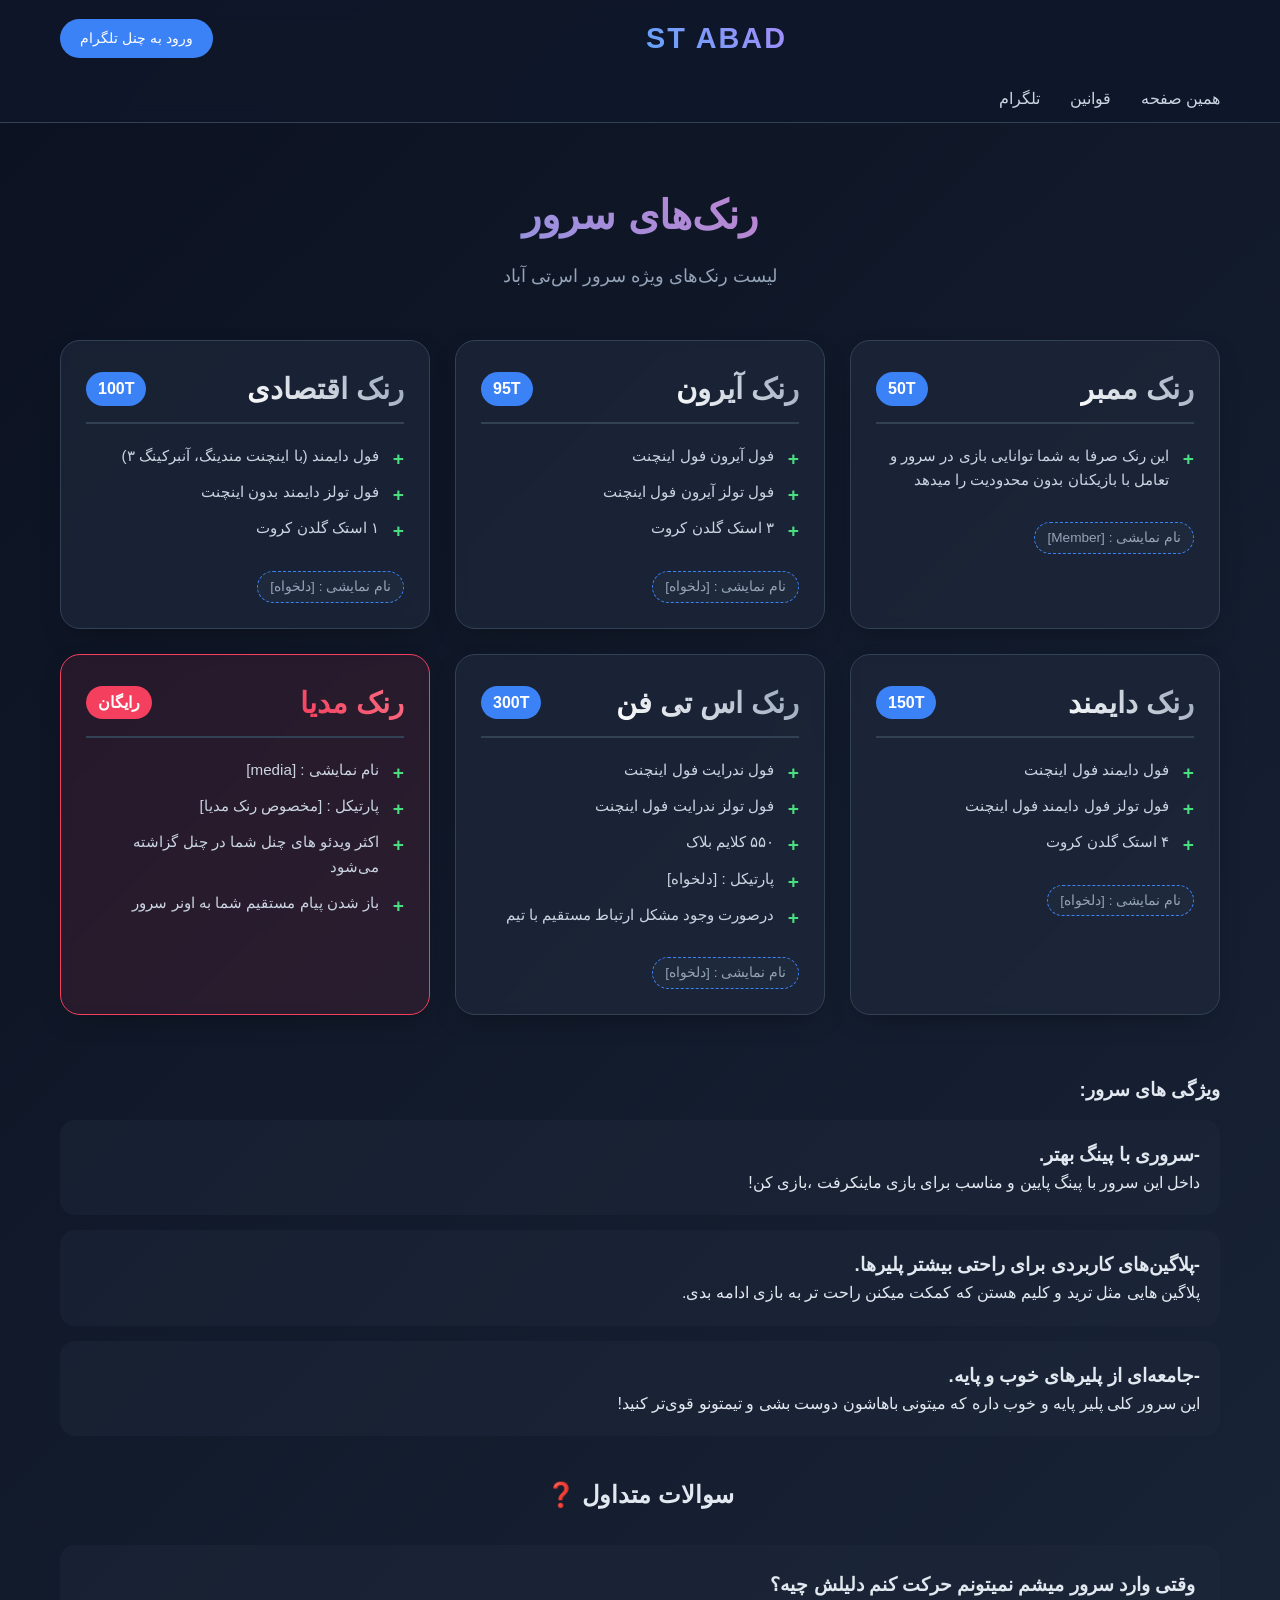
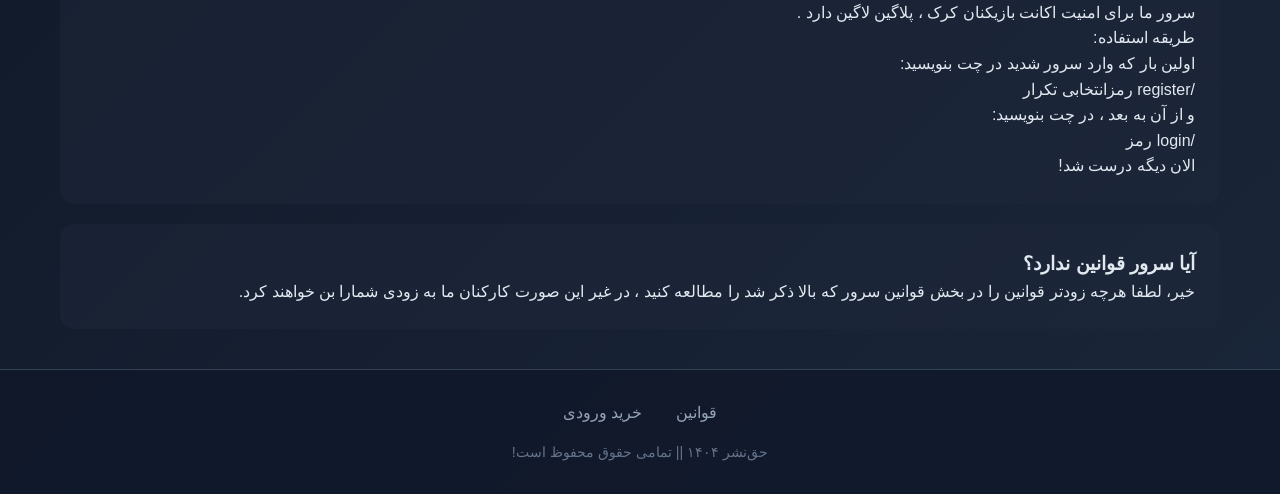
<file: ranks.html>
<!DOCTYPE html>
<html lang="fa" dir="rtl">
<head>
    <meta charset="UTF-8">
    <meta name="viewport" content="width=device-width, initial-scale=1.0">
    <meta property="og:title" content="سرور ماینکرفت اس‌تی آباد">
    <meta property="og:description" content="رنک‌های ویژه سرور ماینکرفت اس‌تی آباد">
    <meta property="og:url" content="https://s786mc.github.io">
    <meta property="og:type" content="website">
    <title>اس‌تی آباد - رنک‌های سرور</title>
    <style>
       

@font-face {
    font-family: 'pelak';
    src: url('https://rskyer.github.io/AI_everywhere/o/pelak.ttf') format('truetype');
    font-weight: normal;
    font-style: normal;
}
        * {
            margin: 0;
            padding: 0;
            box-sizing: border-box;
            font-family: 'pelak', Tahoma, Geneva, Verdana, sans-serif;
        }

        body {
            background: linear-gradient(135deg, #0b1120 0%, #1a2639 100%);
            color: #e2e8f0;
            line-height: 1.6;
            min-height: 100vh;
        }

        .container {
            max-width: 1200px;
            margin: 0 auto;
            padding: 0 20px;
        }

       
        header {
            background: rgba(15, 23, 42, 0.95);
            backdrop-filter: blur(10px);
            border-bottom: 1px solid #334155;
            position: sticky;
            top: 0;
            z-index: 100;
        }

        .header-top {
            display: flex;
            justify-content: space-between;
            align-items: center;
            padding: 15px 0;
        }

        .time {
            color: #94a3b8;
            font-size: 0.9rem;
        }

        .logo {
            font-size: 1.8rem;
            font-weight: bold;
            background: linear-gradient(45deg, #60a5fa, #a78bfa);
            -webkit-background-clip: text;
            -webkit-text-fill-color: transparent;
            letter-spacing: 2px;
        }

        .login-btn {
            background: #3b82f6;
            color: white;
            padding: 8px 20px;
            border-radius: 25px;
            text-decoration: none;
            font-weight: 500;
            transition: all 0.3s;
            font-size: 0.9rem;
        }

        .login-btn:hover {
            background: #2563eb;
            transform: translateY(-2px);
            box-shadow: 0 5px 15px rgba(59, 130, 246, 0.4);
        }

        nav ul {
            display: flex;
            list-style: none;
            gap: 30px;
            padding: 10px 0;
        }

        nav a {
            color: #cbd5e1;
            text-decoration: none;
            font-weight: 500;
            transition: color 0.3s;
            font-size: 1rem;
        }

        nav a:hover {
            color: #60a5fa;
      }
        .ranks-section {
            padding: 60px 0;
        }

        .ranks-header {
            text-align: center;
            margin-bottom: 50px;
        }

        .ranks-header h1 {
            font-size: 2.5rem;
            background: linear-gradient(45deg, #60a5fa, #f472b6);
            -webkit-background-clip: text;
            -webkit-text-fill-color: transparent;
            margin-bottom: 15px;
        }

        .ranks-header p {
            color: #94a3b8;
            font-size: 1.1rem;
        }

        .ranks-grid {
            display: grid;
            grid-template-columns: repeat(auto-fit, minmax(320px, 1fr));
            gap: 25px;
            margin-top: 30px;
        }

        .rank-card {
            background: rgba(30, 41, 59, 0.7);
            backdrop-filter: blur(5px);
            border: 1px solid #334155;
            border-radius: 20px;
            padding: 25px;
            transition: all 0.3s ease;
            box-shadow: 0 10px 30px -15px rgba(0, 0, 0, 0.5);
        }

        .rank-card:hover {
            transform: translateY(-8px);
            border-color: #3b82f6;
            box-shadow: 0 20px 40px -15px #3b82f680;
            background: rgba(30, 41, 59, 0.9);
        }

        .rank-name {
            font-size: 1.8rem;
            font-weight: bold;
            margin-bottom: 10px;
            display: flex;
            justify-content: space-between;
            align-items: center;
            border-bottom: 2px solid #334155;
            padding-bottom: 10px;
        }

        .rank-name span:first-child {
            background: linear-gradient(45deg, #fff, #94a3b8);
            -webkit-background-clip: text;
            -webkit-text-fill-color: transparent;
        }

        .price {
            background: #3b82f6;
            color: white;
            padding: 4px 12px;
            border-radius: 30px;
            font-size: 1rem;
            font-weight: 600;
            -webkit-text-fill-color: white;
        }

        .features-list {
            list-style: none;
            margin: 20px 0;
        }

        .features-list li {
            margin-bottom: 12px;
            padding-right: 25px;
            position: relative;
            color: #cbd5e1;
            font-size: 0.95rem;
        }

        .features-list li::before {
            content: "+";
            position: absolute;
            right: 0;
            color: #4ade80;
            font-weight: bold;
            font-size: 1.2rem;
        }

        .display-name {
            display: inline-block;
            background: #1e293b;
            border: 1px dashed #3b82f6;
            padding: 4px 12px;
            border-radius: 20px;
            font-size: 0.85rem;
            color: #94a3b8;
            margin-top: 10px;
        }

        
        .rank-card.media {
            border-color: #f43f5e;
            background: rgba(244, 63, 94, 0.1);
        }

        .rank-card.media .rank-name span:first-child {
            background: linear-gradient(45deg, #f43f5e, #fb7185);
            -webkit-background-clip: text;
        }

        .rank-card.media .price {
            background: #f43f5e;
        }

       
        footer {
            background: rgba(15, 23, 42, 0.8);
            border-top: 1px solid #334155;
            padding: 30px 0;
            margin-top: 40px;
            text-align: center;
        }

        .footer-links {
            margin-bottom: 15px;
        }

        .footer-links a {
            color: #94a3b8;
            text-decoration: none;
            margin: 0 15px;
            transition: color 0.3s;
        }

        .footer-links a:hover {
            color: #60a5fa;
        }

        .copyright {
            color: #64748b;
            font-size: 0.9rem;
        }

       
        .youtubers-slider {
            position: relative;
            height: 80px;
            margin: 30px 0;
        }

        .youtuber {
            position: absolute;
            width: 100%;
            opacity: 0;
            visibility: hidden;
            transition: opacity 0.5s ease, visibility 0.5s;
            text-align: center;
        }

        .youtuber.active {
            opacity: 1;
            visibility: visible;
        }

        .youtuber img {
            width: 50px;
            height: 50px;
            border-radius: 50%;
            vertical-align: middle;
            margin-left: 10px;
        }

        .youtuber span {
            color: #94a3b8;
            font-size: 1.1rem;
        }

        @media (max-width: 768px) {
            .header-top {
                flex-direction: column;
                gap: 15px;
            }
            nav ul {
                justify-content: center;
                flex-wrap: wrap;
            }
            .ranks-header h1 {
                font-size: 2rem;
            }
        }
    </style>
</head>
<body>
  
    <header>
        <div class="container">
            <div class="header-top">
                <div class="time"></div>
                <div class="logo">ST ABAD</div>
                <a href="https://t.me/StAbad" class="login-btn">ورود به چنل تلگرام</a>
            </div>
            <nav>
                <ul>
                    <li><a href="./index.html">همین صفحه</a></li>
                    <li><a href="./ghavanin.html">قوانین</a></li>
                    <li><a href="https://t.me/StAbad">تلگرام</a></li>
                </ul>
            </nav>
        </div>
    </header>

    <section class="ranks-section">
        <div class="container">
            <div class="ranks-header">
                <h1>رنک‌های سرور</h1>
                <p>لیست رنک‌های ویژه سرور اس‌تی آباد</p>
            </div>

            <div class="ranks-grid">
             
                <div class="rank-card">
                    <div class="rank-name">
                        <span>رنک ممبر</span>
                        <span class="price">50T</span>
                    </div>
                    <ul class="features-list">
                        <li>این رنک صرفا به شما توانایی بازی در سرور و تعامل با بازیکنان بدون محدودیت را میدهد</li>
                    </ul>
                    <div class="display-name">نام نمایشی : [Member]</div>
                </div>

               
                <div class="rank-card">
                    <div class="rank-name">
                        <span>رنک آیرون</span>
                        <span class="price">95T</span>
                    </div>
                    <ul class="features-list">
                        <li>فول آیرون فول اینچنت</li>
                        <li>فول تولز آیرون فول اینچنت</li>
                        <li>۳ استک گلدن کروت</li>
                    </ul>
                    <div class="display-name">نام نمایشی : [دلخواه]</div>
                </div>

               
                <div class="rank-card">
                    <div class="rank-name">
                        <span>رنک اقتصادی</span>
                        <span class="price">100T</span>
                    </div>
                    <ul class="features-list">
                        <li>فول دایمند (با اینچنت مندینگ، آنبرکینگ ۳)</li>
                        <li>فول تولز دایمند بدون اینچنت</li>
                        <li>۱ استک گلدن کروت</li>
                    </ul>
                    <div class="display-name">نام نمایشی : [دلخواه]</div>
                </div>

               
                <div class="rank-card">
                    <div class="rank-name">
                        <span>رنک دایمند</span>
                        <span class="price">150T</span>
                    </div>
                    <ul class="features-list">
                        <li>فول دایمند فول اینچنت</li>
                        <li>فول تولز فول دایمند فول اینچنت</li>
                        <li>۴ استک گلدن کروت</li>
                    </ul>
                    <div class="display-name">نام نمایشی : [دلخواه]</div>
                </div>

                <!-- رنک اس تی فن -->
                <div class="rank-card">
                    <div class="rank-name">
                        <span>رنک اس تی فن</span>
                        <span class="price">300T</span>
                    </div>
                    <ul class="features-list">
                        <li>فول ندرایت فول اینچنت</li>
                        <li>فول تولز ندرایت فول اینچنت</li>
                        <li>۵۵۰ کلایم بلاک</li>
                        <li>پارتیکل : [دلخواه]</li>
                        <li>درصورت وجود مشکل ارتباط مستقیم با تیم</li>
                    </ul>
                    <div class="display-name">نام نمایشی : [دلخواه]</div>
                </div>

                <!-- رنک مدیا (ویژه) -->
                <div class="rank-card media">
                    <div class="rank-name">
                        <span>رنک مدیا</span>
                        <span class="price">رایگان</span>
                    </div>
                    <ul class="features-list">
                        <li>نام نمایشی : [media]</li>
                        <li>پارتیکل : [مخصوص رنک مدیا]</li>
                        <li>اکثر ویدئو های چنل شما در چنل گزاشته می‌شود</li>
                        <li>باز شدن پیام مستقیم شما به اونر سرور</li>
                    </ul>
                </div>
            </div>
        </div>
    </section>

   
    <section-header>

  
    <section class="features">
        <div class="container">
            <div class="features-grid">
                <h3>ویژگی های سرور:</h3>
                <div class="feature-card" style="background: rgba(30, 41, 59, 0.5); padding: 20px; border-radius: 15px; margin: 15px 0;">
                    <h3>-سروری با پینگ بهتر.</h3>
                    <p>داخل این سرور با پینگ پایین و مناسب برای بازی ماینکرفت ،بازی کن!</p>
                </div>
                <div class="feature-card" style="background: rgba(30, 41, 59, 0.5); padding: 20px; border-radius: 15px; margin: 15px 0;">
                    <h3>-پلاگین‌های کاربردی برای راحتی بیشتر پلیرها.</h3>
                    <p>پلاگین هایی مثل ترید و کلیم هستن که کمکت میکنن راحت تر به بازی ادامه بدی.</p>
                </div>
                <div class="feature-card" style="background: rgba(30, 41, 59, 0.5); padding: 20px; border-radius: 15px; margin: 15px 0;">
                    <h3>-جامعه‌ای از پلیرهای خوب و پایه.</h3>
                    <p>این سرور کلی پلیر پایه و خوب داره که میتونی باهاشون دوست بشی و تیمتونو قوی‌تر کنید!</p>
                </div>
            </div>
        </div>
    </section>
    <section class="faq">
        <div class="container">
            <h2 style="text-align: center; margin: 40px 0 30px;">سوالات متداول ❓️</h2>
            <div class="faq-grid" style="display: grid; gap: 20px;">
                <div class="faq-item" style="background: rgba(30, 41, 59, 0.5); padding: 25px; border-radius: 15px;">
                    <h3>وقتی وارد سرور میشم نمیتونم حرکت کنم دلیلش چیه؟</h3>
                    <p>سرور ما برای امنیت اکانت بازیکنان کرک ، پلاگین لاگین دارد . <br> طریقه استفاده: <br> اولین بار که وارد سرور شدید در چت بنویسید: <br> /register رمزانتخابی تکرار <br> و از آن به بعد ، در چت بنویسید:<br> /login رمز <br> الان دیگه درست شد!</p>
                </div>
                <div class="faq-item" style="background: rgba(30, 41, 59, 0.5); padding: 25px; border-radius: 15px;">
                    <h3>آیا سرور قوانين ندارد؟</h3>
                    <p>خیر، لطفا هرچه زودتر قوانین را در بخش قوانین سرور که بالا ذکر شد را مطالعه کنید ، در غیر این صورت کارکنان ما به زودی شمارا بن خواهند کرد.</p>
                </div>
            </div>
        </div>
    </section>

  
    <footer>
        <div class="container">
            <div class="footer-links">
                <a href="./ghavanin.html">قوانین</a>
                <a href="https://T.me/STabadServer_bot">خرید ورودی</a>
            </div>
            <div class="copyright">
                حق‌نشر ۱۴۰۴ || تمامی حقوق محفوظ است!
            </div>
        </div>
    </footer>

    <script>
       
        document.addEventListener('DOMContentLoaded', function() {
           
            const youtubers = document.querySelectorAll('.youtuber');
            let currentYoutuber = 0;
            
            function showNextYoutuber() {
                youtubers[currentYoutuber].classList.remove('active');
                currentYoutuber = (currentYoutuber + 1) % youtubers.length;
                youtubers[currentYoutuber].classList.add('active');
            }
            setInterval(showNextYoutuber, 4000);

           
            const button : document.querySelector('.btn.btn-secondary');
            if (button) {
                button.addEventListener('click', function(e) {
                    e.preventDefault();
                    const notification = document.createElement('div');
                    notification.style.cssText = `
                        position: fixed;
                        top: 20px;
                        left: 50%;
                        transform: translateX(-50%);
                        background: #1e293b;
                        color: #60a5fa;
                        padding: 15px 25px;
                        border-radius: 8px;
                        border: 2px solid #3b82f6;
                        font-weight: bold;
                        z-index: 1000;
                        box-shadow: 0 4px 12px rgba(0,0,0,0.3);
                    `;
                    notification.textContent = 'ایپی سرور: alex.9craft.ir:19609';
                    document.body.appendChild(notification);
                    setTimeout(() => {
                        notification.remove();
                    }, 3000);
                });
            }
        });
    </script>
</body>
</html>
</file>
